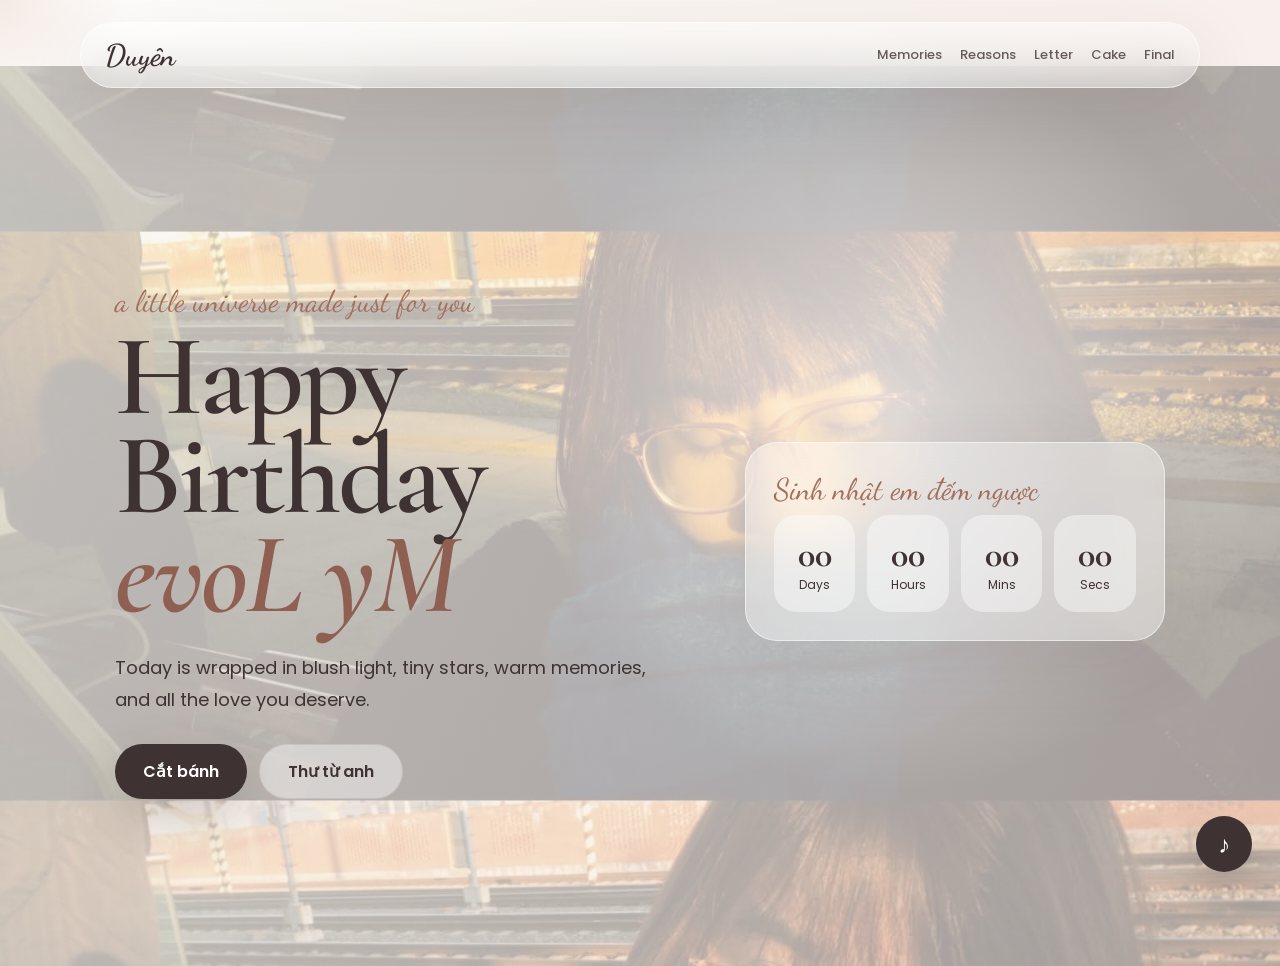
<file: index.html>
<!DOCTYPE html>
<html lang="en">
<head>
  <meta charset="UTF-8" />
  <meta name="viewport" content="width=device-width, initial-scale=1.0" />
  <title>Happy Birthday</title>
  <link rel="preconnect" href="https://fonts.googleapis.com" />
  <link rel="preconnect" href="https://fonts.gstatic.com" crossorigin />
  <link href="https://fonts.googleapis.com/css2?family=Cormorant+Garamond:wght@400;500;600;700&family=Dancing+Script:wght@500;600;700&family=Poppins:wght@300;400;500;600;700&display=swap" rel="stylesheet" />
  <link rel="stylesheet" href="style.css" />
</head>
<body style="--hero-image: url('assets/12.jpg');">
  <div class="cursor-glow"></div>
  <div class="floating-bg"></div>

  <nav class="navbar glass">
    <a href="index.html" class="logo">Duyên</a>
    <div class="nav-links">
      <a href="memories.html">Memories</a>
      <a href="reasons.html">Reasons</a>
      <a href="letter.html">Letter</a>
      <a href="cake.html">Cake</a>
      <a href="final.html">Final</a>
    </div>
  </nav>

  <button class="music-btn" id="musicBtn">♪</button>

  <main class="hero page-section">
    <div class="hero-overlay"></div>
    <section class="hero-content reveal">
      <p class="script-text">a little universe made just for you</p>
      <h1>Happy Birthday<br><span>evoL yM</span></h1>
      <p class="hero-desc">Today is wrapped in blush light, tiny stars, warm memories, and all the love you deserve.</p>
      <div class="hero-actions">
        <a class="btn primary" href="cake.html">Cắt bánh</a>
        <a class="btn ghost" href="letter.html">Thư từ anh</a>
      </div>
    </section>

    <aside class="countdown-card glass reveal delay-1">
      <p class="script-text">Sinh nhật em đếm ngược</p>
      <div class="countdown" id="countdown">
        <div><strong id="days">00</strong><span>Days</span></div>
        <div><strong id="hours">00</strong><span>Hours</span></div>
        <div><strong id="mins">00</strong><span>Mins</span></div>
        <div><strong id="secs">00</strong><span>Secs</span></div>
      </div>
    </aside>
  </main>

  <script src="script.js"></script>
</body>
</html>
</file>
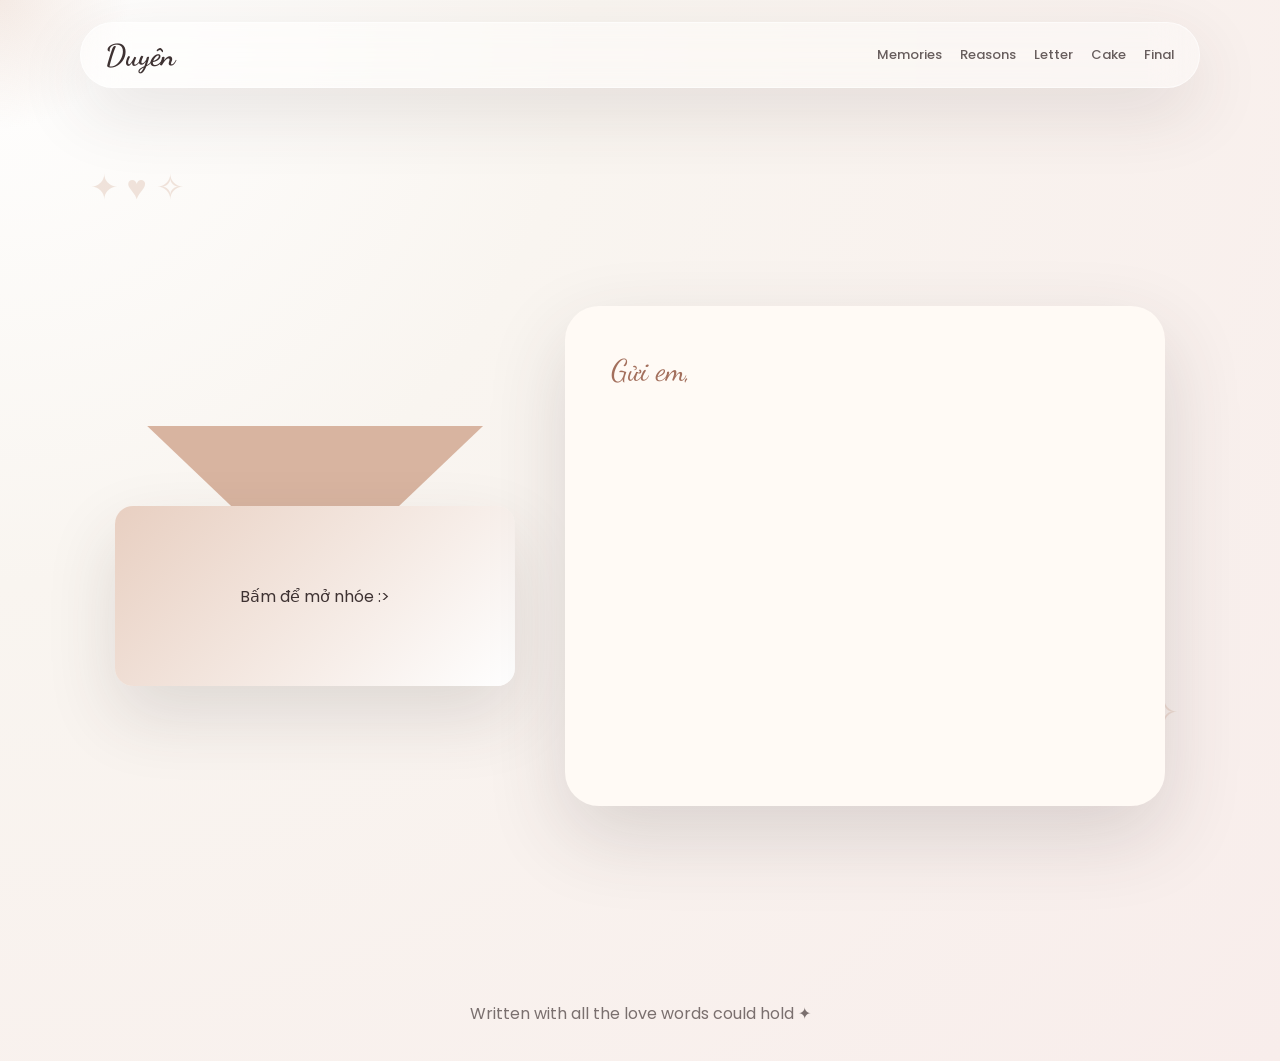
<file: letter.html>
<!DOCTYPE html>
<html lang="en">
<head>
  <meta charset="UTF-8" />
  <meta name="viewport" content="width=device-width, initial-scale=1.0" />
  <title>Letter | Duyên</title>
  <link href="https://fonts.googleapis.com/css2?family=Cormorant+Garamond:wght@400;500;600;700&family=Dancing+Script:wght@500;600;700&family=Poppins:wght@300;400;500;600;700&display=swap" rel="stylesheet" />
  <link rel="stylesheet" href="style.css" />
</head>
<body>
  <div class="cursor-glow"></div>
  <div class="floating-bg"></div>

  <nav class="navbar glass">
    <a href="index.html" class="logo">Duyên</a>
    <div class="nav-links">
      <a href="memories.html">Memories</a>
      <a href="reasons.html">Reasons</a>
      <a href="letter.html">Letter</a>
      <a href="cake.html">Cake</a>
      <a href="final.html">Final</a>
    </div>
  </nav>

  <main class="letter-page">
    <section class="envelope reveal" id="envelope">
      <div class="flap"></div>
      <div class="env-body"><p>Bấm để mở nhóe :></p></div>
    </section>

    <section class="letter-paper reveal delay-1" id="letterPaper">
      <p class="script-text">Gửi em,</p>
      <p id="typedLetter"></p>
    </section>
  </main>

  <footer class="footer">Written with all the love words could hold ✦</footer>
  <script src="script.js"></script>
</body>
</html>
</file>
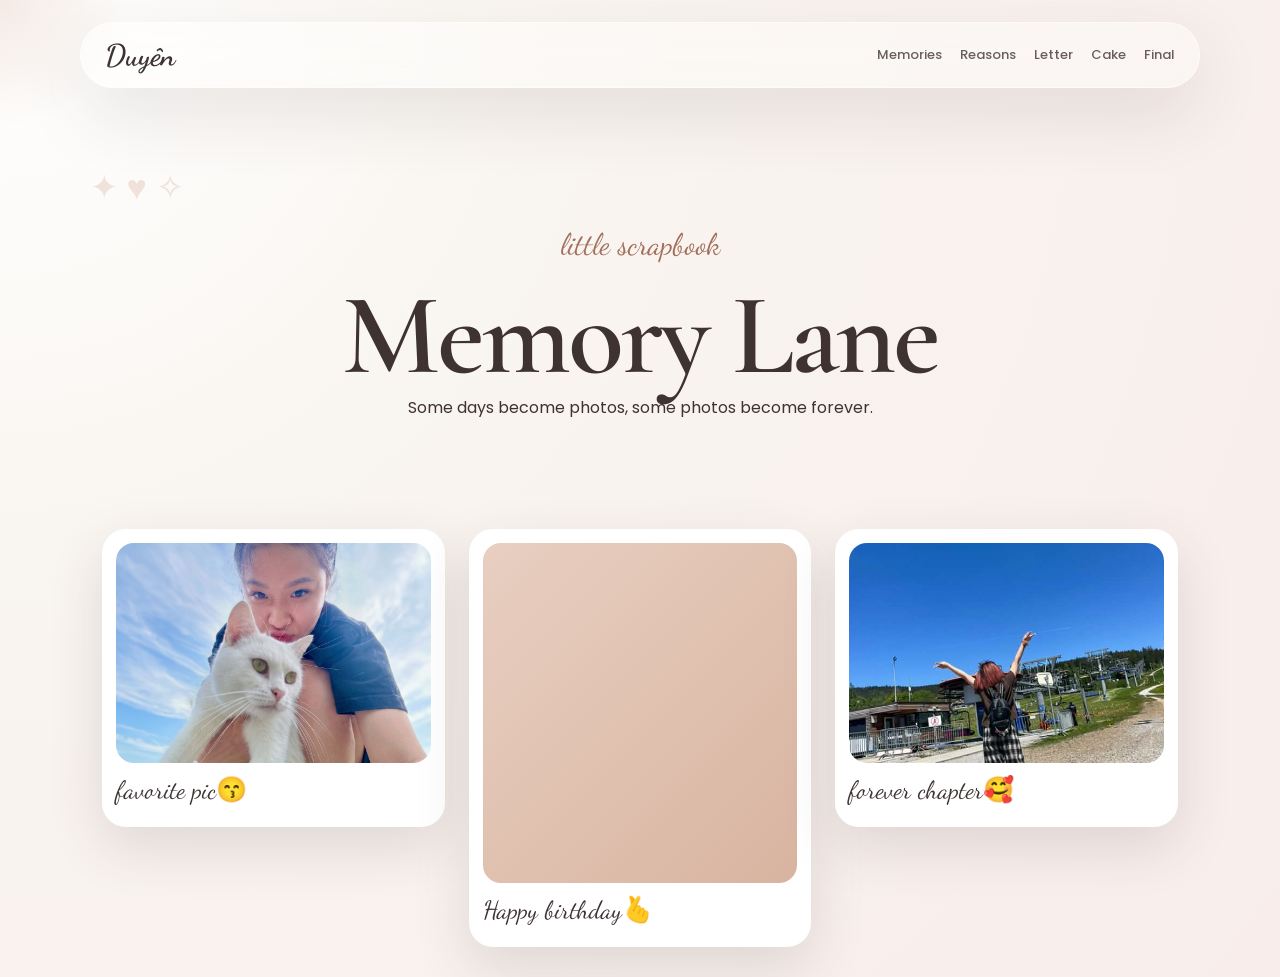
<file: memories.html>
<!DOCTYPE html>
<html lang="en">
<head>
  <meta charset="UTF-8" />
  <meta name="viewport" content="width=device-width, initial-scale=1.0" />
  <title>Memories | Duyên</title>
  <link href="https://fonts.googleapis.com/css2?family=Cormorant+Garamond:wght@400;500;600;700&family=Dancing+Script:wght@500;600;700&family=Poppins:wght@300;400;500;600;700&display=swap" rel="stylesheet" />
  <link rel="stylesheet" href="style.css" />
</head>
<body>
  <div class="cursor-glow"></div>
  <div class="floating-bg"></div>

  <nav class="navbar glass">
    <a href="index.html" class="logo">Duyên</a>
    <div class="nav-links">
      <a href="memories.html">Memories</a>
      <a href="reasons.html">Reasons</a>
      <a href="letter.html">Letter</a>
      <a href="cake.html">Cake</a>
      <a href="final.html">Final</a>
    </div>
  </nav>

  <header class="sub-hero reveal">
    <p class="script-text">little scrapbook</p>
    <h1>Memory Lane</h1>
    <p>Some days become photos, some photos become forever.</p>
  </header>

  <section class="masonry">
    <div class="polaroid reveal">
      <div class="photo" style="background-image: url('assets/1.jpg');"></div>
      <p>favorite pic😙</p>
    </div>
    <div class="polaroid tall reveal delay-1">
      <div class="photo">
  <video autoplay muted loop playsinline>
    <source src="assets/birth.mp4" type="video/mp4">
  </video>
</div>
      <p>Happy birthday🫰</p>
    </div>
    <div class="polaroid reveal delay-2">
      <div class="photo" style="background-image: url('assets/98.jpg');"></div>
      <p>forever chapter🥰</p>
    </div>
  </section>

  <script src="script.js"></script>
</body>
</html>
</file>
<file: style.css>
:root {
  --warm-white: #f9f5f0;
  --blush: #f8edeb;
  --rose: #e8cfc1;
  --champagne: #d8b4a0;
  --cocoa: #3e3232;
  --serif: "Cormorant Garamond", serif;
  --script: "Dancing Script", cursive;
  --body: "Poppins", sans-serif;
}

* {
  box-sizing: border-box;
  margin: 0;
  padding: 0;
}

html {
  scroll-behavior: smooth;
}

body {
  min-height: 100vh;
  overflow-x: hidden;
  color: var(--cocoa);
  font-family: var(--body);
  background: radial-gradient(circle at top left, #fff 0%, var(--warm-white) 35%, var(--blush) 100%);
}

a {
  color: inherit;
  text-decoration: none;
}

button {
  font: inherit;
}

.glass {
  background: rgba(255, 255, 255, 0.35);
  border: 1px solid rgba(255, 255, 255, 0.55);
  backdrop-filter: blur(22px);
  box-shadow: 0 24px 70px rgba(62, 50, 50, 0.12);
}

.navbar {
  position: fixed;
  top: 22px;
  left: 50%;
  z-index: 50;
  width: min(1120px, 92%);
  display: flex;
  align-items: center;
  justify-content: space-between;
  padding: 14px 24px;
  border-radius: 999px;
  transform: translateX(-50%);
}

.logo {
  font-family: var(--script);
  font-size: 30px;
  font-weight: 700;
}

.nav-links {
  display: flex;
  gap: 18px;
  font-size: 13px;
  font-weight: 500;
}

.nav-links a {
  opacity: 0.78;
  transition: 0.3s;
}

.nav-links a:hover {
  color: #9f6a59;
  opacity: 1;
}

.cursor-glow {
  position: fixed;
  z-index: 0;
  width: 280px;
  height: 280px;
  border-radius: 50%;
  pointer-events: none;
  background: radial-gradient(circle, rgba(216, 180, 160, 0.28), transparent 65%);
  transform: translate(-50%, -50%);
}

.floating-bg::before,
.floating-bg::after {
  content: "✦ ♥ ✧";
  position: fixed;
  z-index: 0;
  color: rgba(216, 180, 160, 0.35);
  font-size: 34px;
  animation: float 8s infinite ease-in-out;
}

.floating-bg::before {
  top: 18%;
  left: 7%;
}

.floating-bg::after {
  right: 8%;
  bottom: 18%;
  animation-delay: 2s;
}

.hero,
.page-section {
  min-height: 100vh;
}

.hero {
  position: relative;
  display: grid;
  grid-template-columns: 1.2fr 0.8fr;
  align-items: center;
  padding: 120px 9% 70px;
  background: linear-gradient(120deg, rgba(249, 245, 240, 0.78), rgba(248, 237, 235, 0.65)), var(--hero-image) center/cover;
}

.hero-overlay {
  position: absolute;
  inset: 0;
  background: radial-gradient(circle at 70% 40%, rgba(255, 255, 255, 0.55), transparent 35%);
}

.hero-content,
.countdown-card {
  position: relative;
  z-index: 2;
}

.script-text {
  margin-bottom: 8px;
  color: #a36f5c;
  font-family: var(--script);
  font-size: 30px;
}

.hero h1,
.sub-hero h1,
.final-page h1,
.cake-page h1 {
  font-family: var(--serif);
  font-size: clamp(62px, 9vw, 128px);
  font-weight: 600;
  line-height: 0.86;
  letter-spacing: -3px;
}

.hero h1 span {
  color: #8f5f51;
  font-style: italic;
}

.hero-desc {
  max-width: 560px;
  margin: 28px 0;
  font-size: 18px;
  line-height: 1.8;
}

.btn {
  display: inline-flex;
  align-items: center;
  justify-content: center;
  margin-right: 12px;
  padding: 14px 28px;
  border-radius: 999px;
  font-weight: 600;
  transition: 0.3s;
}

.primary {
  color: #fff;
  background: var(--cocoa);
  box-shadow: 0 20px 50px rgba(62, 50, 50, 0.22);
}

.ghost {
  background: rgba(255, 255, 255, 0.42);
  border: 1px solid rgba(62, 50, 50, 0.1);
}

.btn:hover,
.cut-cake-btn:hover {
  transform: translateY(-4px);
}

.countdown-card {
  max-width: 420px;
  padding: 28px;
  border-radius: 32px;
}

.countdown {
  display: grid;
  grid-template-columns: repeat(4, 1fr);
  gap: 12px;
}

.countdown div {
  padding: 18px 10px;
  text-align: center;
  background: rgba(255, 255, 255, 0.42);
  border-radius: 22px;
}

.countdown strong {
  font-family: var(--serif);
  font-size: 36px;
}

.countdown span {
  display: block;
  font-size: 12px;
}

.music-btn {
  position: fixed;
  right: 28px;
  bottom: 28px;
  z-index: 60;
  width: 56px;
  height: 56px;
  color: #fff;
  font-size: 24px;
  background: var(--cocoa);
  border: 0;
  border-radius: 50%;
  box-shadow: 0 18px 42px rgba(62, 50, 50, 0.25);
  cursor: pointer;
}

.sub-hero {
  padding: 150px 8% 55px;
  text-align: center;
}

.sub-hero p {
  max-width: 680px;
  margin: 10px auto 24px;
}

.masonry {
  columns: 3 260px;
  column-gap: 24px;
  padding: 30px 8%;
}

.polaroid {
  break-inside: avoid;
  margin-bottom: 24px;
  padding: 14px 14px 22px;
  background: #fff;
  border-radius: 24px;
  box-shadow: 0 20px 55px rgba(62, 50, 50, 0.14);
  transform: rotate(-1deg);
  transition: 0.35s;
}

.polaroid:nth-child(even) {
  transform: rotate(1.5deg);
}

.polaroid:hover {
  transform: translateY(-8px) rotate(0);
}

.photo {
  height: 220px;
  border-radius: 18px;
  background: linear-gradient(135deg, var(--rose), var(--champagne)) center/cover;
}
.photo video {
  width: 100%;
  height: 100%;
  border-radius: 18px;
  object-fit: cover;
  display: block;
}

.tall .photo {
  height: 340px;
}

.wide .photo {
  height: 300px;
}

.polaroid p {
  margin-top: 12px;
  font-family: var(--script);
  font-size: 25px;
}

.reason-grid {
  display: grid;
  grid-template-columns: repeat(auto-fit, minmax(210px, 1fr));
  gap: 20px;
  padding: 20px 8% 90px;
}

.reason-card {
  height: 190px;
  perspective: 900px;
  cursor: pointer;
}

.reason-inner {
  position: relative;
  width: 100%;
  height: 100%;
  transition: 0.7s;
  transform-style: preserve-3d;
}

.reason-card:hover .reason-inner,
.reason-card:focus-within .reason-inner {
  transform: rotateY(180deg);
}

.reason-front,
.reason-back {
  position: absolute;
  inset: 0;
  display: grid;
  place-items: center;
  padding: 24px;
  text-align: center;
  border-radius: 28px;
  backface-visibility: hidden;
  box-shadow: 0 18px 45px rgba(62, 50, 50, 0.11);
}

.reason-front {
  background: rgba(255, 255, 255, 0.5);
}

.reason-front h3 {
  font-family: var(--serif);
  font-size: 42px;
}

.reason-back {
  color: #fff;
  background-position: center;
  background-size: cover;
  transform: rotateY(180deg);
  place-items: end center;
  padding: 24px 20px 22px;
}

.reason-back p {
  width: 100%;
  margin: 0;
  font-family: var(--script);
  font-size: 25px;
  line-height: 1.25;
  text-shadow: 0 8px 24px rgba(0, 0, 0, 0.55);
}

.random-reason {
  max-width: 560px;
  margin: 22px auto 0;
  padding: 20px;
  border-radius: 28px;
}

.letter-page {
  min-height: 100vh;
  display: grid;
  grid-template-columns: 0.8fr 1.2fr;
  gap: 50px;
  align-items: center;
  padding: 150px 9% 70px;
}

.envelope {
  position: relative;
  height: 260px;
  cursor: pointer;
}

.env-body {
  position: absolute;
  bottom: 0;
  display: grid;
  place-items: center;
  width: 100%;
  height: 180px;
  border-radius: 18px;
  background: linear-gradient(135deg, var(--rose), #fff);
  box-shadow: 0 30px 70px rgba(62, 50, 50, 0.14);
}

.flap {
  position: absolute;
  top: 0;
  left: 8%;
  width: 84%;
  height: 160px;
  background: var(--champagne);
  clip-path: polygon(50% 100%, 0 0, 100% 0);
  transform-origin: top;
  transition: 0.7s;
}

.envelope.open .flap {
  transform: rotateX(180deg);
}

.letter-paper {
  min-height: 500px;
  padding: 46px;
  background: #fffaf5;
  border-radius: 34px;
  box-shadow: 0 30px 80px rgba(62, 50, 50, 0.16);
}

.letter-paper h1 {
  font-family: var(--serif);
  font-size: 58px;
}

.letter-paper p:last-child {
  font-size: 17px;
  line-height: 2;
}

.night {
  color: #fff;
  background: radial-gradient(circle at top, #453636 0%, #191317 70%);
}

.cake-page,
.final-page {
  min-height: 100vh;
  display: grid;
  place-items: center;
  padding: 150px 8% 70px;
  text-align: center;
}

.final-page {
  background: linear-gradient(rgba(25, 19, 23, 0.45), rgba(25, 19, 23, 0.86)), var(--final-image) center/cover;
}

.cake-page h1,
.final-page h1 {
  max-width: 900px;
}


.cake-section {
  position: relative;
  display: flex;
  flex-direction: column;
  align-items: center;
  justify-content: center;
  min-height: 62vh;
  overflow: visible;
}

.cake-glow {
  position: absolute;
  width: 460px;
  height: 460px;
  border-radius: 50%;
  background: radial-gradient(circle, rgba(255, 214, 186, 0.34), transparent 68%);
  filter: blur(2px);
}

.cake-stage-text {
  position: relative;
  z-index: 8;
  margin: 18px auto 28px;
  max-width: 620px;
  padding: 14px 22px;
  border: 1px solid rgba(255, 255, 255, 0.32);
  border-radius: 999px;
  background: rgba(255, 255, 255, 0.13);
  color: rgba(255, 255, 255, 0.88);
  backdrop-filter: blur(14px);
  font-size: 14px;
}

.cake {
  position: relative;
  width: 390px;
  height: 330px;
  margin-bottom: 38px;
  overflow: visible;
}

.plate {
  position: absolute;
  left: 50%;
  bottom: -18px;
  width: 390px;
  height: 34px;
  border-radius: 50%;
  background: rgba(255, 255, 255, 0.34);
  transform: translateX(-50%);
  box-shadow: 0 26px 45px rgba(0, 0, 0, 0.24);
}

.candles {
  position: absolute;
  top: 2px;
  left: 50%;
  z-index: 7;
  display: flex;
  gap: 28px;
  transform: translateX(-50%);
  transition: 0.85s ease;
}

.candle {
  position: relative;
  display: block;
  width: 13px;
  height: 58px;
  margin-top: 24px;
  border-radius: 8px;
  background: repeating-linear-gradient(45deg, #fff 0 7px, #f7a7b5 7px 14px);
  box-shadow: inset 0 -8px 12px rgba(0, 0, 0, 0.08);
}

.flame {
  position: absolute;
  top: -28px;
  left: 50%;
  width: 16px;
  height: 30px;
  border-radius: 50% 50% 45% 45%;
  background: radial-gradient(circle at 50% 65%, #fff7a8 0 24%, #ffd166 25% 56%, #ff7b00 57% 100%);
  transform: translateX(-50%);
  box-shadow: 0 0 18px #ffb347, 0 0 36px rgba(255, 179, 71, 0.72);
  animation: flicker 0.8s infinite alternate;
  transform-origin: bottom center;
  transition: 0.45s ease;
}

.smoke {
  position: absolute;
  top: -30px;
  left: 50%;
  width: 10px;
  height: 10px;
  border-radius: 50%;
  background: rgba(255, 255, 255, 0.72);
  opacity: 0;
  filter: blur(3px);
  transform: translateX(-50%) scale(0.3);
}

.cake.blow .flame {
  opacity: 0;
  transform: translateX(-50%) translateY(12px) scale(0.1) rotate(18deg);
  box-shadow: none;
}

.cake.blow .smoke {
  animation: smokeUp 1.45s ease-out forwards;
}

.cake.blow .candle:nth-child(2) .smoke {
  animation-delay: 0.15s;
}

.cake.blow .candle:nth-child(3) .smoke {
  animation-delay: 0.3s;
}

.cake-top,
.cake-middle,
.cake-bottom,
.cake-slice {
  position: absolute;
  left: 50%;
  border-radius: 22px;
  transform: translateX(-50%);
  transition: 0.9s cubic-bezier(0.22, 0.82, 0.22, 1);
}

.cake-top,
.cake-middle,
.cake-bottom {
  z-index: 3;
  box-shadow: 0 24px 42px rgba(0, 0, 0, 0.22);
  overflow: hidden;
}

.cake-top::after,
.cake-middle::after,
.cake-bottom::after {
  content: "";
  position: absolute;
  inset: 11px 18px auto;
  height: 12px;
  border-radius: 999px;
  background: rgba(255, 255, 255, 0.38);
}

.cake-bottom {
  bottom: 24px;
  width: 330px;
  height: 92px;
  background: linear-gradient(135deg, #e8cfc1, #c8937a);
}

.cake-middle {
  bottom: 104px;
  width: 270px;
  height: 84px;
  background: linear-gradient(135deg, #f8edeb, #e7b7aa);
}

.cake-top {
  bottom: 176px;
  width: 210px;
  height: 74px;
  background: linear-gradient(135deg, #fff5f2, #f1c8bb);
}

.cut-line {
  position: absolute;
  left: 57%;
  bottom: 24px;
  z-index: 6;
  width: 3px;
  height: 228px;
  border-radius: 999px;
  background: rgba(255, 255, 255, 0.85);
  opacity: 0;
  transform: rotate(10deg) scaleY(0);
  transform-origin: top;
  box-shadow: 0 0 18px rgba(255, 255, 255, 0.65);
}

.cake.knife-in .cut-line {
  opacity: 1;
  animation: cutTrace 0.75s ease-in-out forwards;
}

.cake-slice {
  z-index: 5;
  right: 20px;
  left: auto;
  bottom: 24px;
  width: 126px;
  height: 225px;
  border-radius: 18px 22px 20px 18px;
  background: linear-gradient(135deg, #fff5f2 0 30%, #f8edeb 30% 63%, #e8cfc1 63% 100%);
  clip-path: polygon(13% 0, 100% 13%, 78% 100%, 0 100%);
  opacity: 0;
  transform: translateX(-12px) rotate(0deg) scale(0.97);
  box-shadow: 0 28px 48px rgba(0, 0, 0, 0.25);
}

.cake-slice::before {
  content: "";
  position: absolute;
  inset: 0;
  background: radial-gradient(circle at 62% 38%, rgba(195, 92, 92, 0.65) 0 4px, transparent 5px),
    radial-gradient(circle at 48% 72%, rgba(195, 92, 92, 0.55) 0 4px, transparent 5px);
}

.knife {
  position: absolute;
  top: 0;
  right: -170px;
  z-index: 9;
  width: 218px;
  height: 44px;
  opacity: 0;
  transform: translate(80px, -20px) rotate(-34deg);
  transform-origin: right center;
  transition: 1s cubic-bezier(0.22, 0.82, 0.22, 1);
}

.knife-blade {
  position: absolute;
  left: 0;
  top: 12px;
  width: 158px;
  height: 18px;
  border-radius: 999px 4px 4px 999px;
  background: linear-gradient(90deg, #ffffff, #d7d7d7 55%, #9e9e9e);
  box-shadow: 0 14px 28px rgba(0, 0, 0, 0.25);
}

.knife-blade::before {
  content: "";
  position: absolute;
  left: 4px;
  top: 3px;
  width: 120px;
  height: 4px;
  border-radius: 999px;
  background: rgba(255, 255, 255, 0.8);
}

.knife-handle {
  position: absolute;
  right: 0;
  top: 5px;
  width: 68px;
  height: 32px;
  border-radius: 999px;
  background: linear-gradient(135deg, #714948, #3e292d);
  box-shadow: inset 8px 0 10px rgba(255, 255, 255, 0.08), 0 12px 24px rgba(0, 0, 0, 0.28);
}

.cake.knife-in .knife {
  opacity: 1;
  transform: translate(-205px, 128px) rotate(-21deg);
}

.cake.sliced .knife {
  opacity: 0;
  transform: translate(-245px, 170px) rotate(-12deg);
}

.cake.sliced .cake-top,
.cake.sliced .cake-middle,
.cake.sliced .cake-bottom {
  clip-path: polygon(0 0, 62% 0, 52% 100%, 0 100%);
}

.cake.sliced .cake-slice {
  opacity: 1;
  transform: translate(78px, 34px) rotate(12deg) scale(1);
}

.cake.sliced .candles {
  transform: translateX(-83%) translateY(-4px) rotate(-5deg);
}

.cut-cake-btn {
  position: relative;
  z-index: 8;
  padding: 18px 40px;
  color: #3e3232;
  font-size: 18px;
  font-weight: 600;
  cursor: pointer;
  background: rgba(255, 255, 255, 0.82);
  border: 0;
  border-radius: 50px;
  box-shadow: 0 10px 30px rgba(0, 0, 0, 0.16);
  transition: 0.4s;
}

.cut-cake-btn:hover {
  transform: translateY(-4px) scale(1.03);
}

.cut-cake-btn:disabled {
  cursor: default;
  opacity: 0.92;
  transform: none;
}

@keyframes smokeUp {
  0% { opacity: 0; transform: translateX(-50%) translateY(0) scale(0.35); }
  20% { opacity: 0.8; }
  100% { opacity: 0; transform: translateX(-50%) translateY(-58px) scale(2.3); }
}

@keyframes cutTrace {
  0% { transform: rotate(10deg) scaleY(0); }
  100% { transform: rotate(10deg) scaleY(1); }
}

#confetti {
  position: fixed;
  inset: 0;
  pointer-events: none;
}

.footer {
  padding: 35px;
  color: rgba(62, 50, 50, 0.68);
  text-align: center;
}

.night .footer {
  color: rgba(255, 255, 255, 0.65);
}

.reveal {
  opacity: 0;
  transform: translateY(24px);
  animation: reveal 0.8s forwards;
}

.delay-1 {
  animation-delay: 0.18s;
}

.delay-2 {
  animation-delay: 0.34s;
}

@keyframes reveal {
  to {
    opacity: 1;
    transform: none;
  }
}

@keyframes float {
  50% {
    transform: translateY(-26px) rotate(8deg);
  }
}

@keyframes flicker {
  to {
    transform: scale(1.15) translateY(-2px);
    opacity: 0.84;
  }
}

@media (max-width: 900px) {
  .hero,
  .letter-page {
    grid-template-columns: 1fr;
  }

  .nav-links {
    display: none;
  }

  .hero {
    padding-top: 145px;
  }

  .hero h1,
  .sub-hero h1,
  .final-page h1,
  .cake-page h1 {
    font-size: 64px;
  }

  .countdown {
    grid-template-columns: repeat(2, 1fr);
  }

  .cake {
    transform: scale(0.86);
  }
}


/* =========================================================
   RESPONSIVE FIXES
   Added to make the birthday website work nicely on laptops,
   tablets, mobile phones, and very small screens.
   ========================================================= */

html {
  -webkit-text-size-adjust: 100%;
}

body {
  width: 100%;
}

img,
video,
canvas {
  max-width: 100%;
}

main,
header,
section,
footer,
.navbar {
  position: relative;
}

.hero-content,
.countdown-card,
.sub-hero,
.masonry,
.reason-grid,
.letter-page,
.cake-page,
.final-page,
.footer {
  z-index: 1;
}

.navbar {
  gap: 14px;
}

.nav-links {
  min-width: 0;
}

.nav-links a {
  white-space: nowrap;
}

.hero-actions {
  display: flex;
  flex-wrap: wrap;
  gap: 12px;
}

.hero-actions .btn,
.final-page .btn,
.sub-hero .btn {
  margin-right: 0;
}

.countdown-card {
  width: 100%;
  justify-self: center;
}

.masonry {
  width: 100%;
}

.photo {
  overflow: hidden;
  background-position: center;
  background-size: cover;
}

.reason-card:focus .reason-inner {
  transform: rotateY(180deg);
}

.letter-paper,
.random-reason,
.countdown-card,
.polaroid,
.reason-front,
.reason-back {
  overflow-wrap: anywhere;
}

/* Laptop / small desktop */
@media (max-width: 1100px) {
  .hero {
    grid-template-columns: 1fr 0.9fr;
    gap: 36px;
    padding-inline: 6%;
  }

  .letter-page {
    gap: 34px;
    padding-inline: 6%;
  }

  .cake-page,
  .final-page {
    padding-inline: 6%;
  }
}

/* Tablet */
@media (max-width: 900px) {
  .navbar {
    top: 14px;
    width: min(720px, 94%);
    align-items: center;
  }

  .nav-links {
    display: flex;
    gap: 12px;
    max-width: 70%;
    overflow-x: auto;
    padding: 6px 2px 7px;
    scrollbar-width: none;
  }

  .nav-links::-webkit-scrollbar {
    display: none;
  }

  .nav-links a {
    padding: 8px 12px;
    border-radius: 999px;
    background: rgba(255, 255, 255, 0.38);
  }

  .hero,
  .letter-page {
    grid-template-columns: 1fr;
  }

  .hero {
    gap: 36px;
    min-height: auto;
    padding: 145px 6% 70px;
    background-position: center top;
  }

  .hero h1,
  .sub-hero h1,
  .final-page h1,
  .cake-page h1 {
    font-size: clamp(52px, 12vw, 82px);
    letter-spacing: -2px;
  }

  .countdown {
    grid-template-columns: repeat(4, 1fr);
  }

  .sub-hero {
    padding: 135px 6% 45px;
  }

  .masonry {
    columns: 2 240px;
    padding-inline: 6%;
  }

  .reason-grid {
    grid-template-columns: repeat(auto-fit, minmax(180px, 1fr));
    padding-inline: 6%;
  }

  .letter-page {
    min-height: auto;
    padding: 135px 6% 60px;
  }

  .envelope {
    max-width: 460px;
    width: 100%;
    margin: 0 auto;
  }

  .letter-paper {
    min-height: 360px;
  }

  .cake-page,
  .final-page {
    min-height: auto;
    padding: 135px 6% 60px;
  }

  .cake-section {
    min-height: 560px;
  }

  .cake {
    transform: scale(0.86);
    transform-origin: center top;
  }
}

/* Mobile */
@media (max-width: 640px) {
  .glass {
    backdrop-filter: blur(16px);
  }

  .navbar {
    top: 10px;
    width: 94%;
    flex-direction: column;
    justify-content: center;
    padding: 12px 14px;
    border-radius: 26px;
  }

  .logo {
    font-size: 28px;
    line-height: 1;
  }

  .nav-links {
    width: 100%;
    max-width: 100%;
    justify-content: flex-start;
    font-size: 12px;
  }

  .cursor-glow {
    display: none;
  }

  .floating-bg::before,
  .floating-bg::after {
    font-size: 24px;
    opacity: 0.65;
  }

  .hero {
    min-height: 100svh;
    padding: 150px 5% 46px;
    text-align: center;
  }

  .script-text {
    font-size: 25px;
  }

  .hero h1,
  .sub-hero h1,
  .final-page h1,
  .cake-page h1 {
    font-size: clamp(44px, 15vw, 62px);
    line-height: 0.92;
    letter-spacing: -1.4px;
  }

  .hero-desc {
    margin: 22px auto;
    font-size: 15px;
    line-height: 1.75;
  }

  .hero-actions {
    justify-content: center;
  }

  .btn {
    width: min(100%, 280px);
    padding: 13px 20px;
  }

  .countdown-card {
    padding: 20px;
    border-radius: 26px;
  }

  .countdown {
    grid-template-columns: repeat(2, 1fr);
    gap: 10px;
  }

  .countdown div {
    padding: 14px 8px;
    border-radius: 18px;
  }

  .countdown strong {
    font-size: 31px;
  }

  .music-btn {
    right: 18px;
    bottom: 18px;
    width: 50px;
    height: 50px;
    font-size: 22px;
  }

  .sub-hero {
    padding: 145px 5% 35px;
  }

  .sub-hero p {
    font-size: 14px;
    line-height: 1.7;
  }

  .masonry {
    columns: 1;
    padding: 20px 5% 60px;
  }

  .polaroid {
    margin-bottom: 18px;
    border-radius: 22px;
    transform: none;
  }

  .polaroid:nth-child(even),
  .polaroid:hover {
    transform: none;
  }

  .photo,
  .wide .photo {
    height: 245px;
  }

  .tall .photo {
    height: 340px;
  }

  .reason-grid {
    grid-template-columns: 1fr;
    gap: 16px;
    padding: 16px 5% 65px;
  }

  .reason-card {
    height: 172px;
  }

  .reason-front,
  .reason-back {
    border-radius: 24px;
  }

  .reason-back p,
  .polaroid p {
    font-size: 23px;
  }

  .random-reason {
    margin-top: 16px;
    padding: 16px;
    font-size: 14px;
  }

  .letter-page {
    padding: 145px 5% 45px;
    gap: 26px;
  }

  .envelope {
    height: 220px;
  }

  .env-body {
    height: 150px;
  }

  .flap {
    height: 135px;
  }

  .letter-paper {
    min-height: 330px;
    padding: 28px 22px;
    border-radius: 28px;
  }

  .letter-paper p:last-child {
    font-size: 15px;
    line-height: 1.9;
  }

  .cake-page,
  .final-page {
    padding: 145px 5% 48px;
  }

  .final-page p,
  .cake-page p {
    font-size: 14px;
    line-height: 1.7;
  }

  .cake-section {
    min-height: 500px;
    width: 100%;
  }

  .cake-glow {
    width: 320px;
    height: 320px;
  }

  .cake-stage-text {
    width: min(100%, 330px);
    margin-bottom: 12px;
    padding: 12px 16px;
    white-space: normal;
  }

  .cake {
    margin-bottom: -10px;
    transform: scale(0.72);
    transform-origin: center top;
  }

  .cut-cake-btn {
    width: min(100%, 310px);
    padding: 15px 22px;
    font-size: 16px;
  }

  .footer {
    padding: 25px 18px;
    font-size: 13px;
  }
}

/* Very small phones */
@media (max-width: 380px) {
  .navbar {
    width: 96%;
    padding-inline: 10px;
  }

  .nav-links a {
    padding: 7px 10px;
  }

  .hero,
  .sub-hero,
  .letter-page,
  .cake-page,
  .final-page {
    padding-inline: 4%;
  }

  .hero h1,
  .sub-hero h1,
  .final-page h1,
  .cake-page h1 {
    font-size: clamp(39px, 14vw, 50px);
  }

  .script-text {
    font-size: 23px;
  }

  .photo,
  .wide .photo {
    height: 220px;
  }

  .tall .photo {
    height: 300px;
  }

  .countdown strong {
    font-size: 28px;
  }

  .cake-section {
    min-height: 470px;
  }

  .cake {
    transform: scale(0.64);
    margin-bottom: -48px;
  }
}

@media (prefers-reduced-motion: reduce) {
  *,
  *::before,
  *::after {
    scroll-behavior: auto !important;
    animation-duration: 0.001ms !important;
    animation-iteration-count: 1 !important;
    transition-duration: 0.001ms !important;
  }
}
</file>
